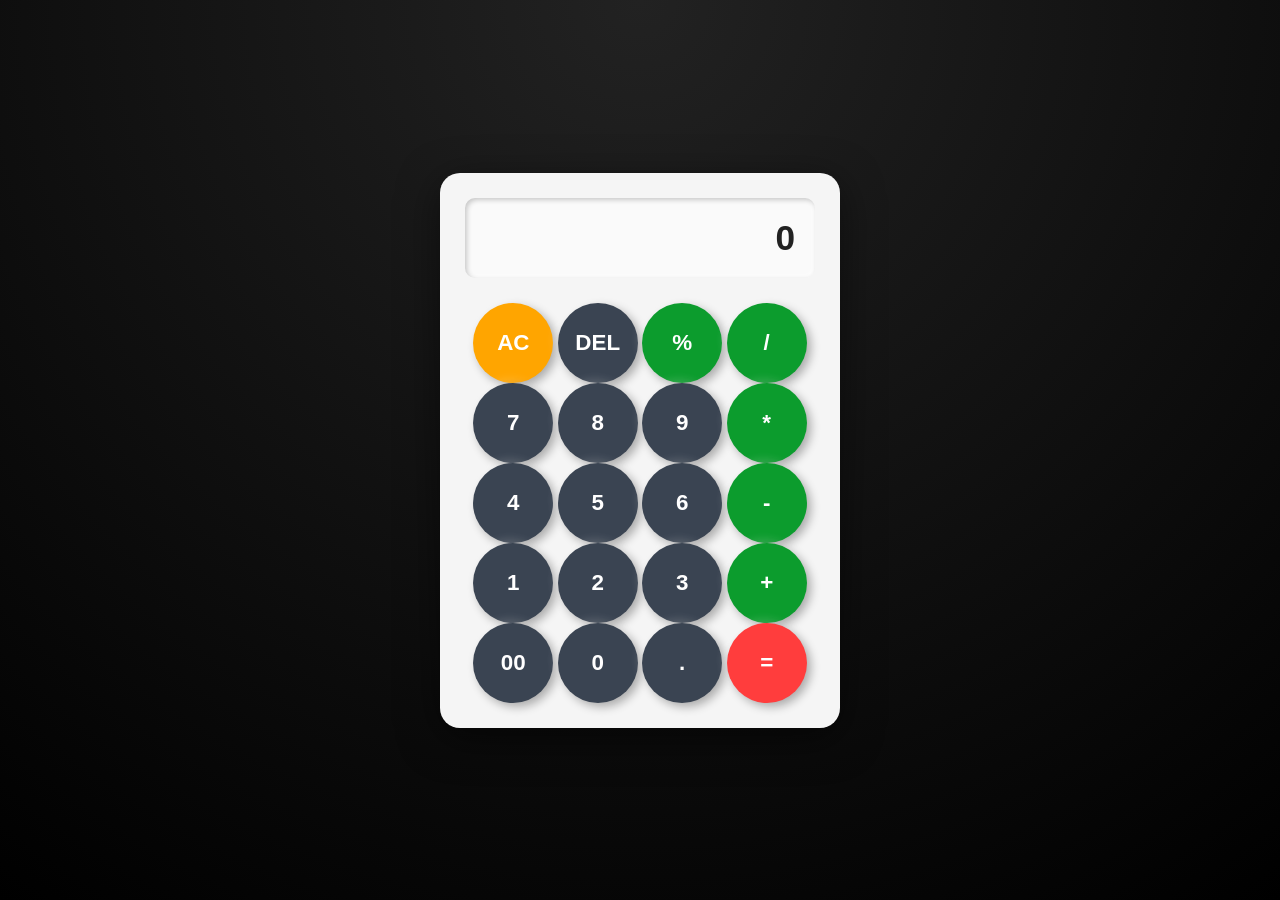
<file: index.html>
<!DOCTYPE html>
<html lang="en">

<head>
    <meta charset="UTF-8">
    <meta name="viewport" content="width=device-width, initial-scale=1.0">
    <title>Calculator</title>
    <link rel="stylesheet" href="./style.css">
</head>

<body>

    <body>
        <div class="calculator">
            <input type="text" placeholder="0">
            <div>
                <button class="btn2">AC</button>
                <button>DEL</button>
                <button class="plus">%</button>
                <button class="plus">/</button>
            </div>
            <div>
                <button>7</button>
                <button>8</button>
                <button>9</button>
                <button class="plus">*</button>
            </div>
            <div>
                <button>4</button>
                <button>5</button>
                <button>6</button>
                <button class="plus">-</button>
            </div>
            <div>
                <button>1</button>
                <button>2</button>
                <button>3</button>
                <button class="plus">+</button>
            </div>
            <div>
                <button>00</button>
                <button>0</button>
                <button>.</button>
                <button class="equal">=</button>
            </div>
        </div>
    </body>
    <script src="./script.js"></script>

</html>


</body>

</html>
</file>
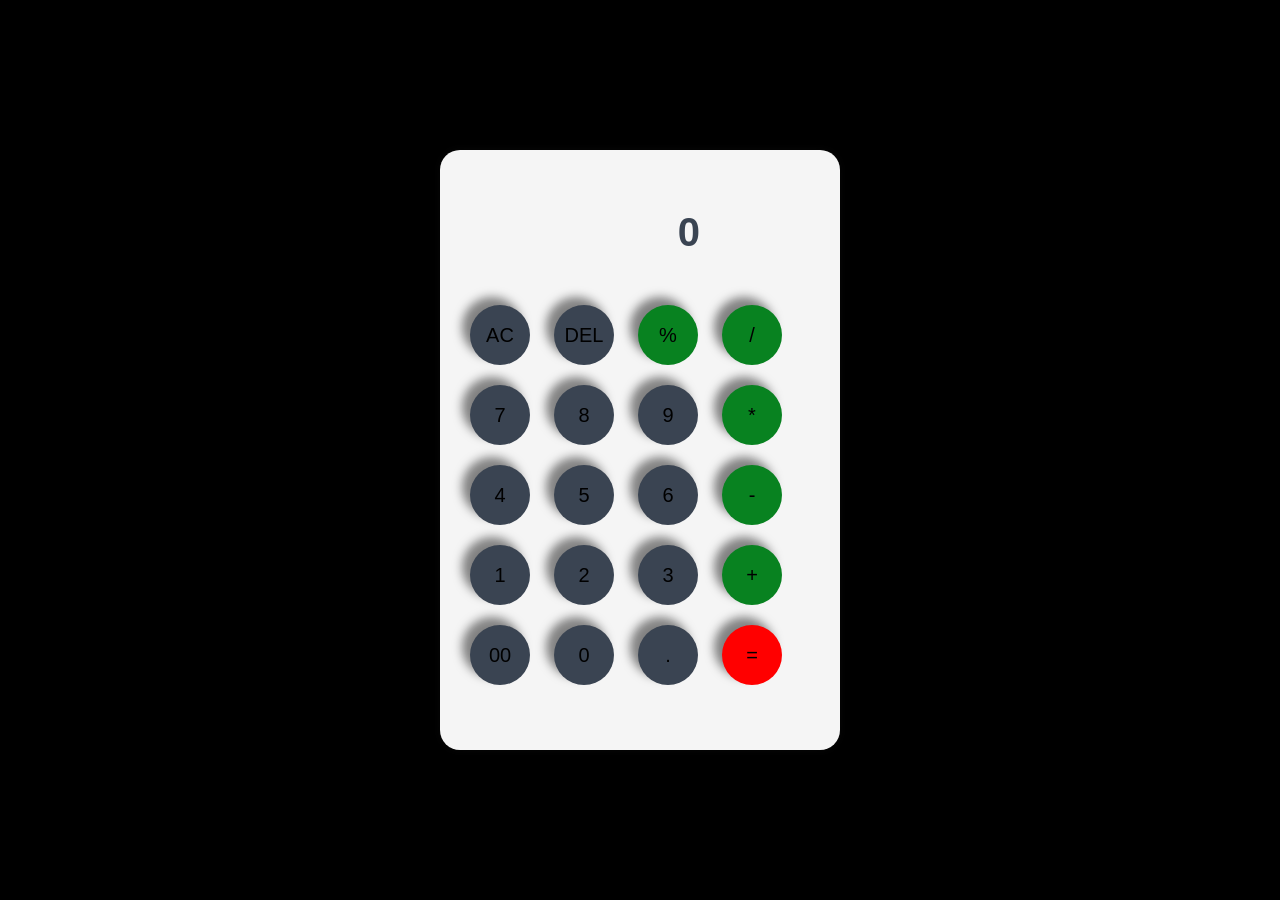
<file: calculator/index.html>
<!DOCTYPE html>
<html lang="en">

<head>
    <meta charset="UTF-8">
    <meta name="viewport" content="width=device-width, initial-scale=1.0">
    <title>Calculator</title>
    <link rel="stylesheet" href="./index.css">
</head>

<body>

    <body>
        <div class="calculator">
            <input type="text" placeholder="0">
            <div>
                <button class="btn2">AC</button>
                <button>DEL</button>
                <button class="plus">%</button>
                <button class="plus">/</button>
            </div>
            <div>
                <button>7</button>
                <button>8</button>
                <button>9</button>
                <button class="plus">*</button>
            </div>
            <div>
                <button>4</button>
                <button>5</button>
                <button>6</button>
                <button class="plus">-</button>
            </div>
            <div>
                <button>1</button>
                <button>2</button>
                <button>3</button>
                <button class="plus">+</button>
            </div>
            <div>
                <button>00</button>
                <button>0</button>
                <button>.</button>
                <button class="equal">=</button>
            </div>
        </div>
    </body>
    <script src="./index.js"></script>

</html>


</body>

</html>
</file>
<file: style.css>
/* 🌐 Reset */
* {
  margin: 0;
  padding: 0;
  box-sizing: border-box;
}

/* 🌈 Body Layout */
body {
  display: flex;
  justify-content: center;
  align-items: center;
  height: 100vh;
  background: radial-gradient(circle at top, #222, #000);
  font-family: 'Poppins', sans-serif;
}

/* 🧮 Calculator Container */
.calculator {
  width: 400px;
  max-width: 90%;
  background: #f5f5f5;
  border-radius: 20px;
  padding: 25px;
  box-shadow: 0 10px 40px rgba(0, 0, 0, 0.5);
  display: flex;
  flex-direction: column;
  align-items: center;
  transition: all 0.3s ease;
}

/* 💡 Display Screen */
input {
  width: 100%;
  height: 80px;
  border: none;
  outline: none;
  background: #fafafa;
  border-radius: 10px;
  text-align: right;
  font-size: 2.2rem;
  font-weight: 600;
  color: #222;
  padding: 15px 20px;
  margin-bottom: 25px;
  box-shadow: inset 2px 2px 5px rgba(0, 0, 0, 0.2),
              inset -2px -2px 5px rgba(255, 255, 255, 0.6);
}

input::placeholder {
  color: #555;
  font-weight: bold;
}

/* 🔢 Buttons Grid */
.buttons {
  display: grid;
  grid-template-columns: repeat(4, 1fr);
  gap: 15px;
  width: 100%;
  justify-items: center;
}

/* 🔘 Button Styling */
button {
  width: 80px;
  height: 80px;
  border: none;
  border-radius: 50%;
  background: #3a4452;
  color: white;
  font-size: 1.4rem;
  font-weight: 600;
  cursor: pointer;
  box-shadow: 4px 4px 10px rgba(0, 0, 0, 0.3),
              -3px -3px 10px rgba(255, 255, 255, 0.2);
  transition: all 0.25s ease;
}

/* Hover & Active */
button:hover {
  transform: scale(1.05);
  background: #ff9800;
  box-shadow: 0 0 10px rgba(255, 152, 0, 0.6);
}

button:active {
  transform: scale(0.97);
}

/* 🔴 Special Buttons */
.equal {
  background: #ff3d3d;
  color: #fff;
}

.plus {
  background: #0c9c2d;
  color: #fff;
}

.btn2 {
  background: orange;
  color: #fff;
}

/* 🧠 Responsive Breakpoints */

/* 💻 Medium devices (tablets) */
@media (max-width: 1024px) {
  .calculator {
    width: 350px;
    padding: 20px;
  }

  input {
    height: 70px;
    font-size: 2rem;
  }

  button {
    width: 70px;
    height: 70px;
    font-size: 1.3rem;
  }
}

/* 📱 Small devices (phones, portrait) */
@media (max-width: 768px) {
  body {
    align-items: flex-start;
    padding-top: 40px;
    background: linear-gradient(135deg, #000, #111);
  }

  .calculator {
    width: 320px;
    padding: 18px;
  }

  input {
    font-size: 1.8rem;
    height: 65px;
  }

  .buttons {
    gap: 12px;
  }

  button {
    width: 65px;
    height: 65px;
    font-size: 1.2rem;
  }
}

/* 📱 Extra Small devices (under 480px) */
@media (max-width: 480px) {
  body {
    height: auto;
    padding: 30px 0;
  }

  .calculator {
    width: 90%;
    padding: 15px;
  }

  input {
    font-size: 1.5rem;
    height: 55px;
    padding: 10px;
  }

  .buttons {
    grid-template-columns: repeat(4, 1fr);
    gap: 10px;
  }

  button {
    width: 60px;
    height: 60px;
    font-size: 1.1rem;
  }
}

/* 📱 Ultra Small (smart watches or tiny screens) */
@media (max-width: 360px) {
  .calculator {
    width: 95%;
    padding: 10px;
  }

  input {
    font-size: 1.3rem;
  }

  button {
    width: 55px;
    height: 55px;
    font-size: 1rem;
  }
}
</file>
<file: calculator/index.css>
*{
    margin: 0;
    padding: 0;
    box-sizing: border-box;
}

body{
    display: flex;
    justify-content: center;
    align-items: center;
    height: 100vh;
    /* background-color:linear-gradient(50deg,black,#3a4452); */
    background-color:black;
}


.calculator{
    width: 400px;
    height: 600px;
    background-color:whitesmoke;
    border-radius: 20px;
    padding: 20px;
    box-shadow: 0 0 10px rgba(16, 16, 16, 0.5);
    border:5px #3a4452;
}
input{
    width: 250px;
    border: none;
    padding: 25px;
    margin: 15px;
    background-color: transparent;
    box-shadow: #3a4452;
    text-align: right;
    font-size: 40px;
    cursor: pointer;
}
input::placeholder{
    color: #3a4452;
    font-size: 40px;
    text-align: right;
    font-weight: bold;
    font-family: 'Franklin Gothic Medium', 'Arial Narrow', Arial, sans-serif;

}
button{
    border: none;
    width: 60px;
    margin: 10px;
    height: 60px;
    border-radius: 50%;
    font-size: 20px;
    font-family: 'Gill Sans', 'Gill Sans MT', Calibri, 'Trebuchet MS', sans-serif;
    color: bold black;
    box-shadow: -8px -8px 10px rgba(16, 16, 16, 0.5);
    cursor: pointer;
    background-color: #3a4452;
    transition: 0.5s;
}
button:hover{
    background-color:chocolate;
    box-shadow: 0 0 10px rgba(16, 16, 16, 0.5);

}
.equal{
     background-color: red;
}
.plus{
    background-color: #088220;
}
.btn2{
    background-color: orange;
}
</file>
